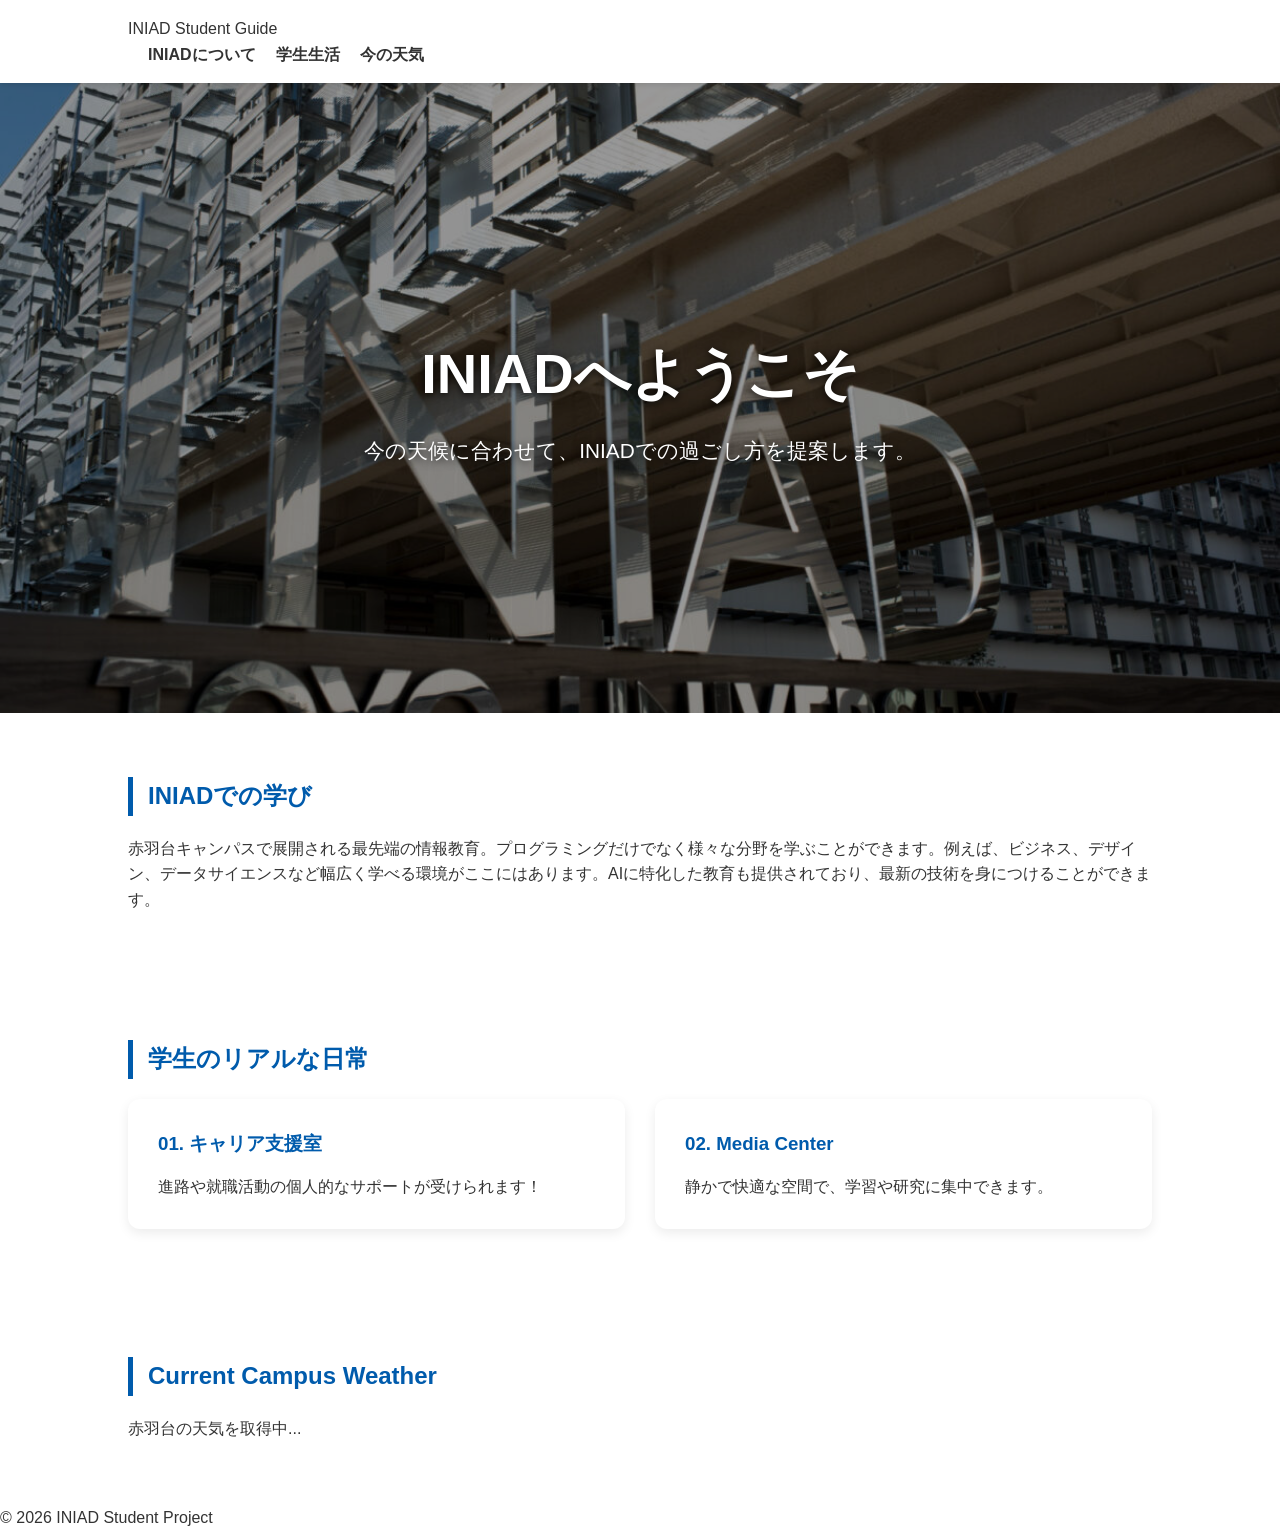
<file: index.html>
<!DOCTYPE html>
<html lang="ja">
<head>
    <meta charset="UTF-8">
    <meta name="viewport" content="width=device-width, initial-scale=1.0">
    <title>INIAD Life - 学生目線のキャンパス紹介</title>
    <link rel="stylesheet" href="style.css">
</head>
<body class="weather-default">
    <header>
        <nav>
            <div class="logo">INIAD Student Guide</div>
            <ul>
                <li><a href="#about">INIADについて</a></li>
                <li><a href="#life">学生生活</a></li>
                <li><a href="#weather-info">今の天気</a></li>
            </ul>
        </nav>
    </header>

    <main>
        <section id="hero" class="hero-section">
            <img src="toyo-iniad_main-pc_INA_0276.jpg" alt="INIAD Toyo University Sign" class="hero-image">
            <div class="hero-overlay"></div> <div class="hero-content">
                <h1 id="greeting">Loading...</h1>
                <p id="weather-suggestion">今の天候に合わせて、INIADでの過ごし方を提案します。</p>
            </div>
        </section>

        <section id="about" class="container">
            <h2>INIADでの学び</h2>
            <p>赤羽台キャンパスで展開される最先端の情報教育。プログラミングだけでなく様々な分野を学ぶことができます。例えば、ビジネス、デザイン、データサイエンスなど幅広く学べる環境がここにはあります。AIに特化した教育も提供されており、最新の技術を身につけることができます。
            </p>
        </section>

        <section id="life" class="container">
            <h2>学生のリアルな日常</h2>
            <div class="card-grid">
                <div class="card">
                    <h3>01. キャリア支援室</h3>
                    <p>進路や就職活動の個人的なサポートが受けられます！</p>
                </div>
                <div class="card">
                    <h3>02. Media Center</h3>
                    <p>静かで快適な空間で、学習や研究に集中できます。</p>
                </div>
            </div>
        </section>

        <section id="weather-info" class="container">
            <h2>Current Campus Weather</h2>
            <div id="weather-display">
                <p>赤羽台の天気を取得中...</p>
            </div>
        </section>
    </main>

    <footer>
        <p>&copy; 2026 INIAD Student Project</p>
    </footer>

    <script src="script.js"></script>
</body>
</html>
</file>
<file: style.css>
/* 基本設定 */
* { margin: 0; padding: 0; box-sizing: border-box; }
body { font-family: 'Helvetica Neue', Arial, sans-serif; line-height: 1.6; color: #333; transition: background-color 0.5s, color 0.5s; }
.container { padding: 4rem 10%; }
h2 { border-left: 5px solid #005bac; padding-left: 15px; margin-bottom: 20px; color: #005bac; }

/* ヘッダー */
header { background: rgba(255,255,255,0.95); padding: 1rem 10%; display: flex; justify-content: space-between; align-items: center; box-shadow: 0 2px 5px rgba(0,0,0,0.1); position: sticky; top: 0; z-index: 100; }
nav ul { display: flex; list-style: none; }
nav ul li { margin-left: 20px; }
nav ul li a { text-decoration: none; color: #333; font-weight: bold; transition: color 0.3s; }
nav ul li a:hover { color: #005bac; }

/* ヒーローセクション*/
.hero-section {
    position: relative;
    height: 70vh; 
    display: flex;
    align-items: center;
    justify-content: center;
    text-align: center;
    color: #fff;
    overflow: hidden;
}

.hero-image {
    position: absolute;
    top: 0;
    left: 0;
    width: 100%;
    height: 100%;
    object-fit: cover; 
    z-index: -2;
}

/* オーバーレイのスタイル*/
.hero-overlay {
    position: absolute;
    top: 0;
    left: 0;
    width: 100%;
    height: 100%;
    background: rgba(0, 0, 0, 0.4); 
    transition: background 0.5s;
    z-index: -1;
}

.hero-content {
    z-index: 1;
    max-width: 800px;
    padding: 2rem;

    text-shadow: 0 2px 8px rgba(0,0,0,0.8);
}

.hero-content h1 { font-size: 3.5rem; margin-bottom: 1rem; font-weight: 800; }
.hero-content p { font-size: 1.3rem; font-weight: 500; }


/* --- 天候別スタイル --- */

/* 晴れ */
body.weather-sunny { background-color: #f4f8fb; }
body.weather-sunny .hero-overlay {
    background: linear-gradient(to bottom, rgba(255, 255, 255, 0.1), rgba(0, 91, 172, 0.4));
}

/* 雨 */
body.weather-rainy { background-color: #eef2f5; }
body.weather-rainy .hero-overlay {
    background: linear-gradient(to bottom, rgba(0, 0, 0, 0.3), rgba(44, 62, 80, 0.7));
}

/* 夜 */
body.weather-night { background-color: #121212; color: #e0e0e0; }
body.weather-night h2 { color: #4da6ff; border-color: #4da6ff; }
body.weather-night .hero-overlay {
    background: linear-gradient(to bottom, rgba(0, 0, 0, 0.5), rgba(15, 52, 67, 0.85));
}
body.weather-night header { background: rgba(22, 33, 62, 0.95); color: #fff; }
body.weather-night header a { color: #fff; }
body.weather-night nav ul li a:hover { color: #4da6ff; }
body.weather-night .card { background: #1e2a38; color: #e0e0e0; }


/* カードデザイン */
.card-grid { display: grid; grid-template-columns: repeat(auto-fit, minmax(280px, 1fr)); gap: 30px; }
.card { background: #fff; padding: 30px; border-radius: 12px; box-shadow: 0 4px 12px rgba(0,0,0,0.08); transition: transform 0.3s; }
.card:hover { transform: translateY(-5px); }
.card h3 { margin-bottom: 15px; color: #005bac; }
body.weather-night .card h3 { color: #4da6ff; }
</file>
